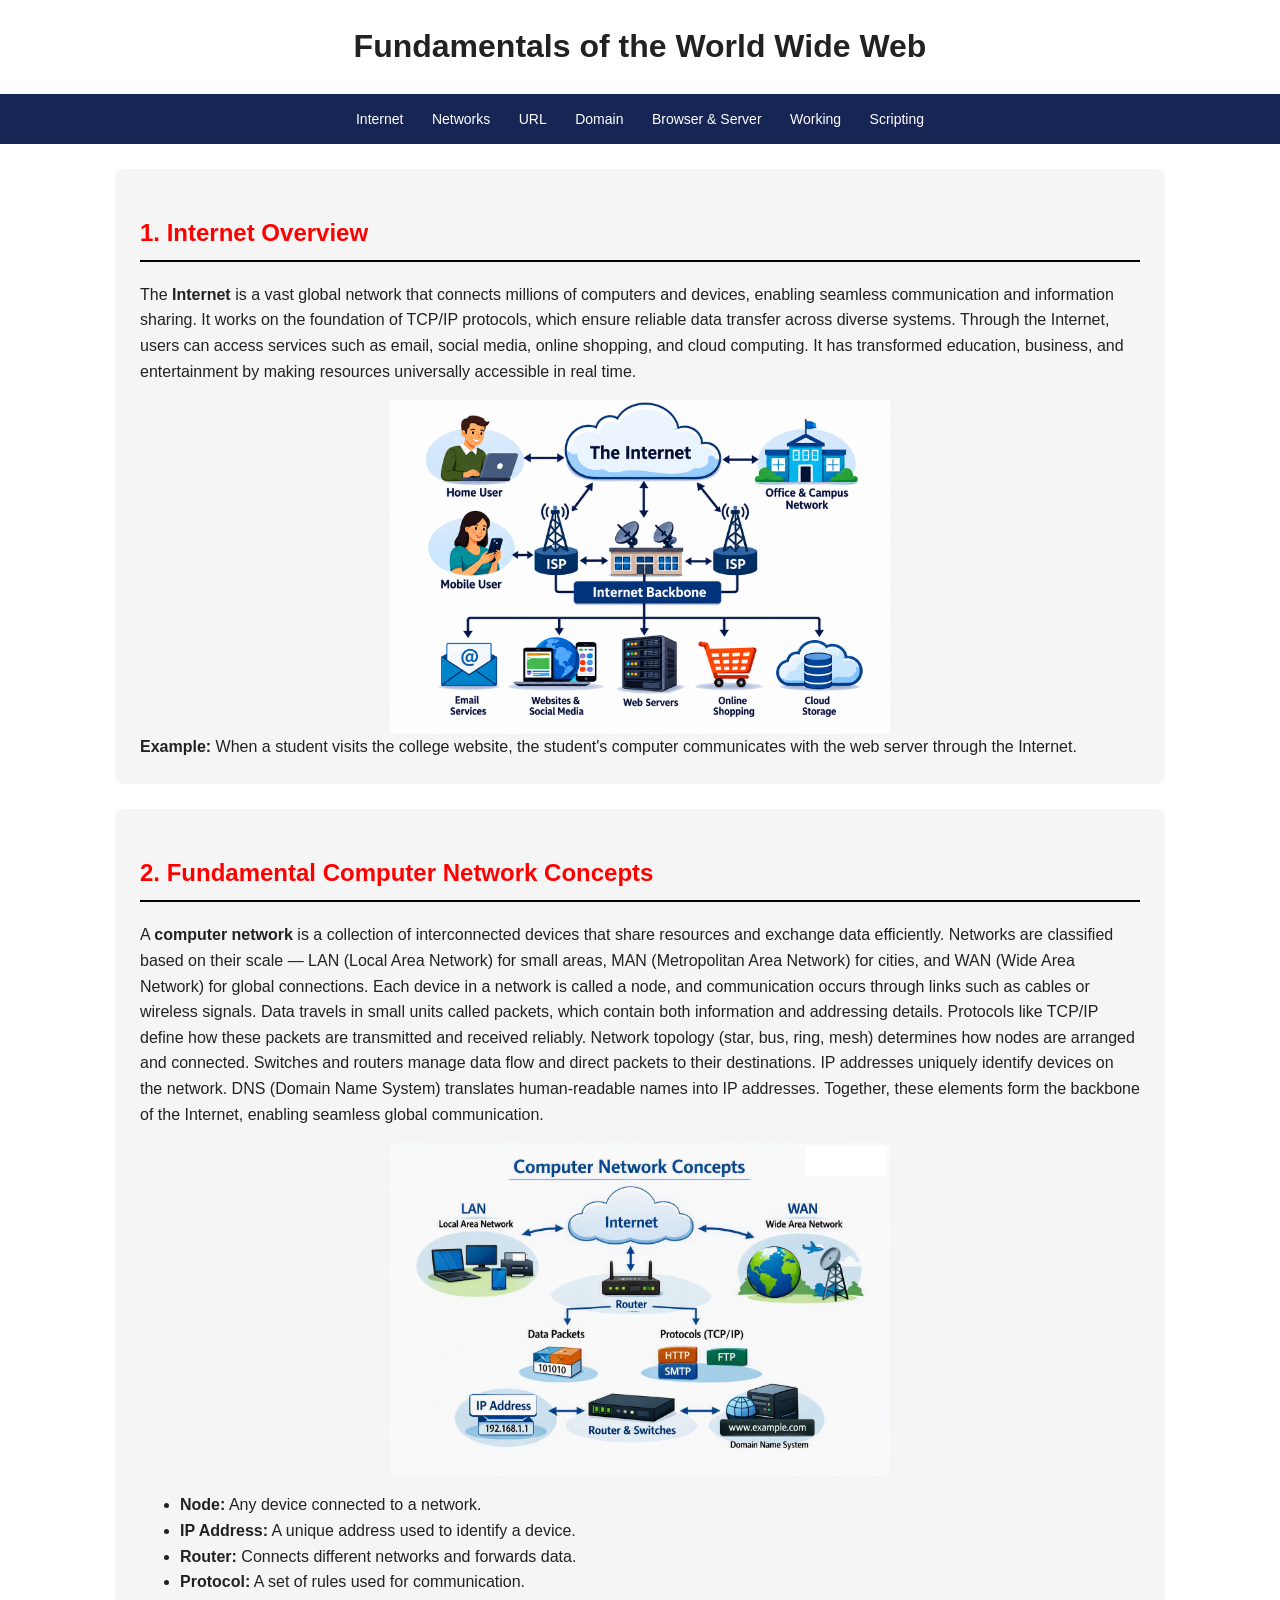
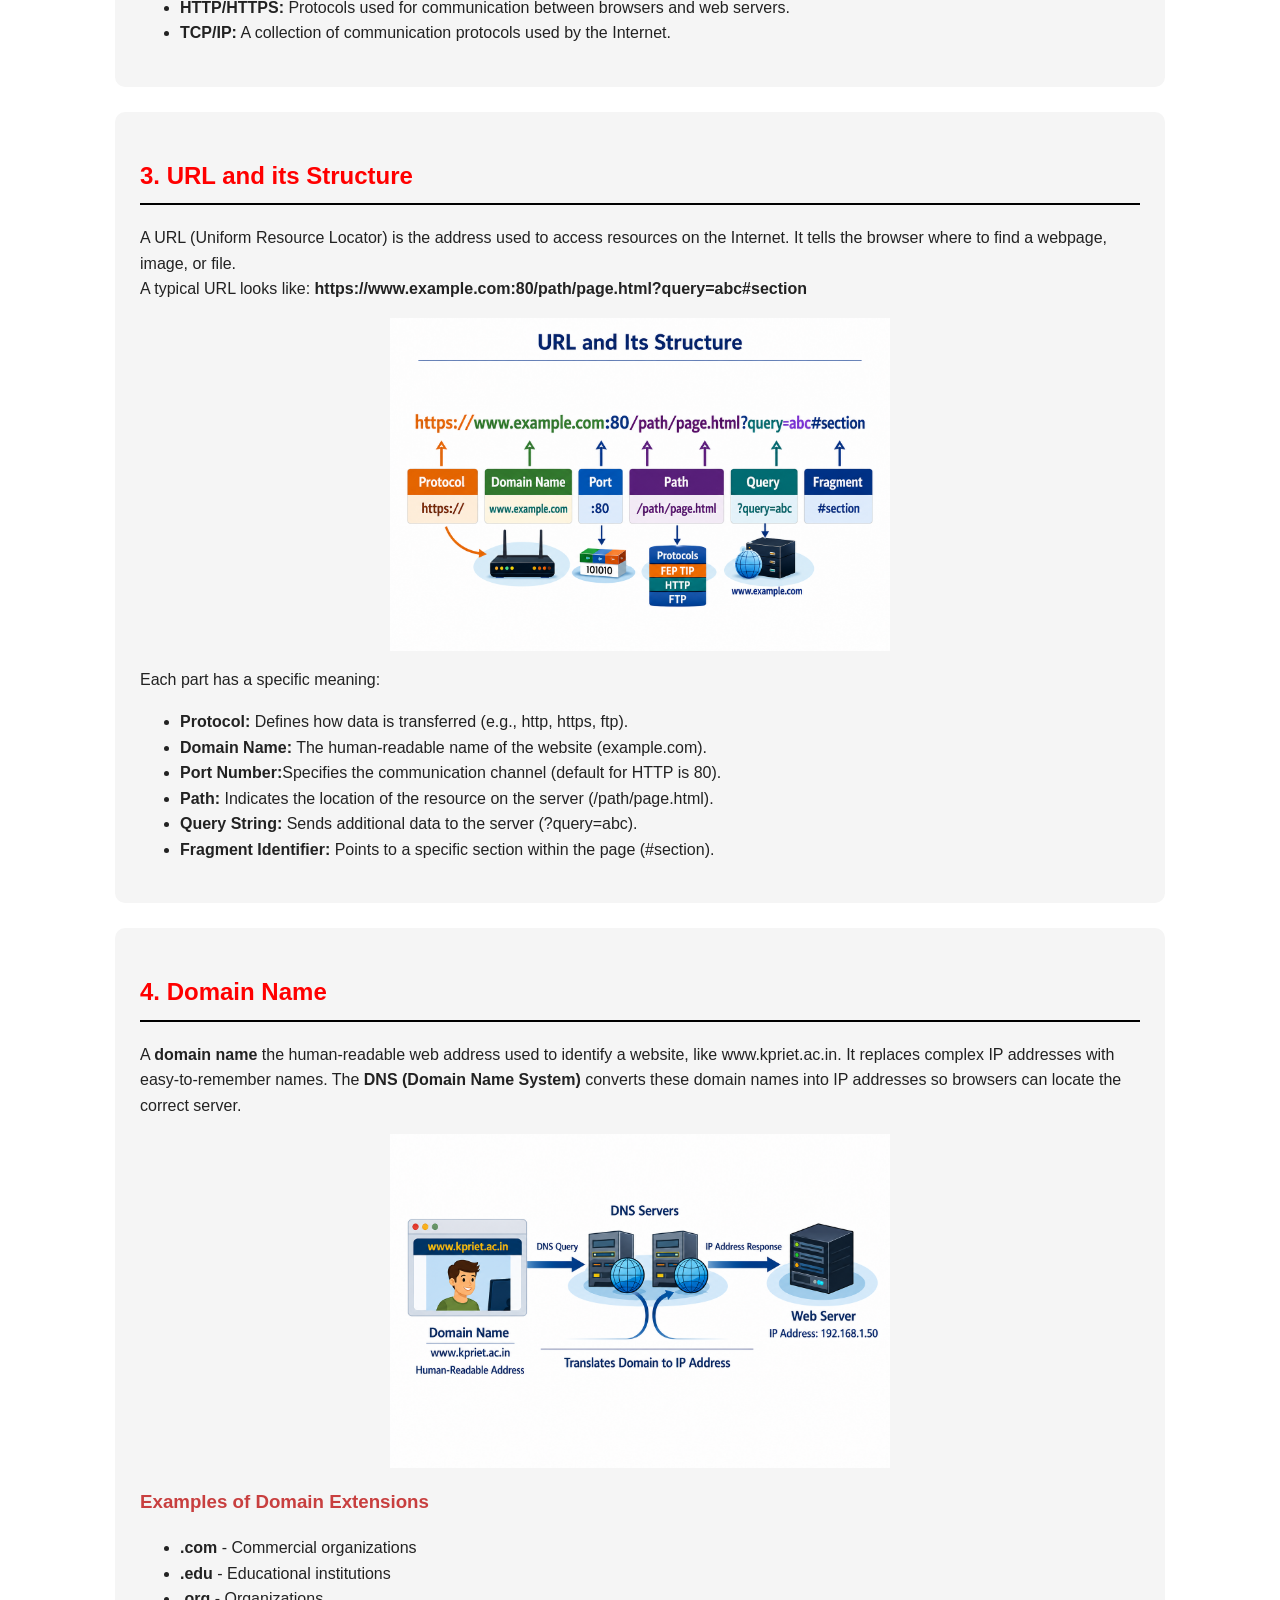
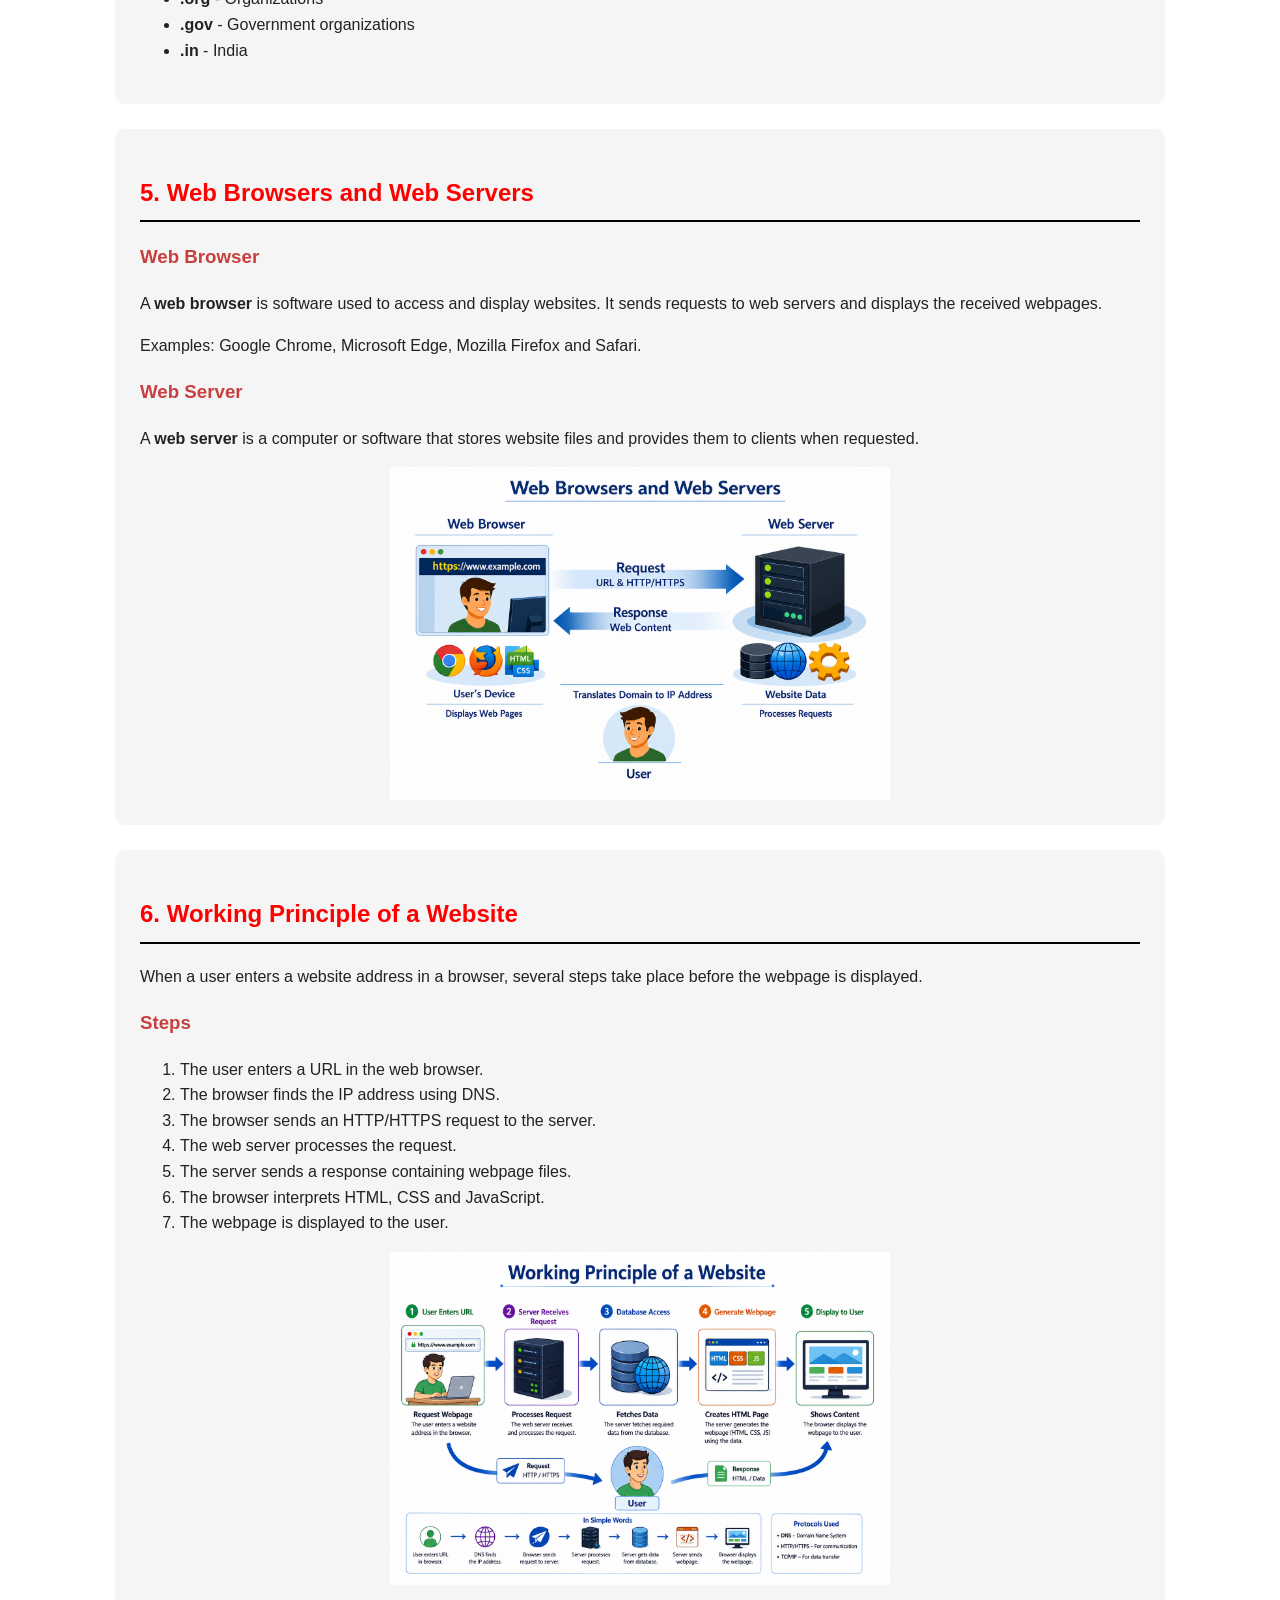
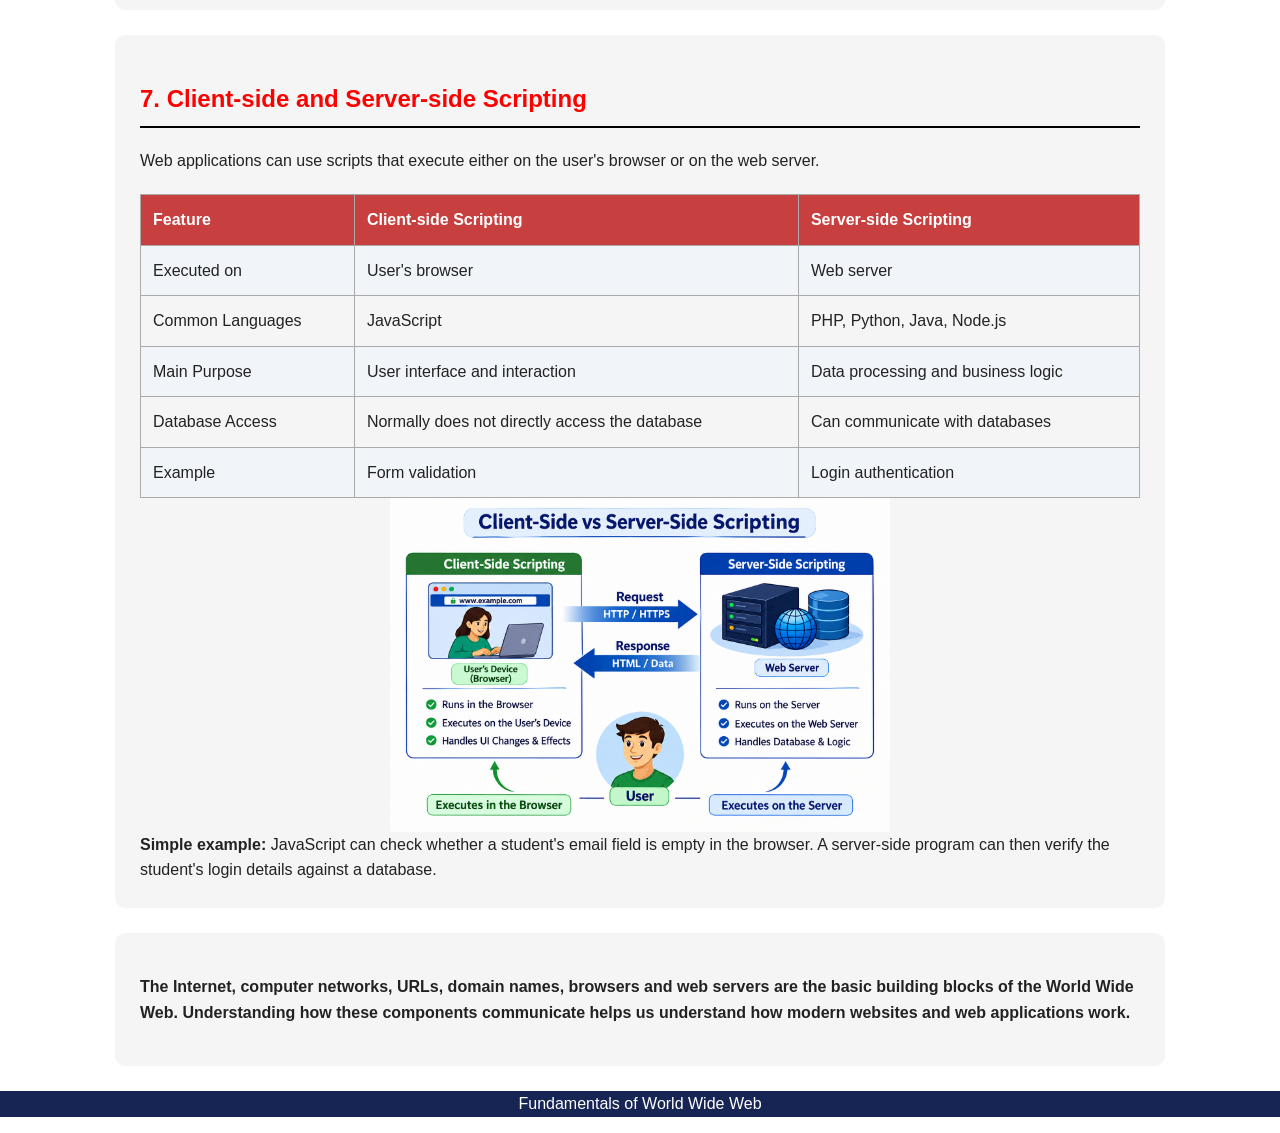
<file: Basics-World Wide Web/index.html>
<!DOCTYPE html>
<html lang="en">
<head>
    <meta charset="UTF-8">
    <meta name="viewport" content="width=device-width, initial-scale=1.0">
    <title>World Wide Web</title>

    <style>
        body {
            font-family: Arial, sans-serif;
            margin: 0;
            background-color:white;
            color: #222;
            line-height: 1.6;
        }
        header{
            text-align: center;
        }

        nav {
            background-color: #172554;
            text-align: center;
            padding: 12px;
        }

        nav a {
            color: white;
            text-decoration: none;
            margin: 0 12px;
            font-size: 14px;
        }
        section {
            background-color:whitesmoke;
            margin: 25px auto;
            padding: 25px;
            max-width: 1000px;
            border-radius: 10px;
        }
        h2 {
            color: Red;
            border-bottom: 2px solid black;
            padding-bottom: 8px;
        }

        h3 {
            color:rgb(200, 63, 63);
        }
        img{
            display: block;
            margin-left: auto;
            margin-right: auto;
            width: 50%;

        }


        table {
            width: 100%;
            border-collapse: collapse;
            margin-top: 20px;
        }

        th, td {
            border: 1px solid #aaa;
            padding: 12px;
            text-align: left;
        }

        th {
            background-color:rgb(200, 63, 63);
            color: white;
        }

        tr:nth-child(even) {
            background-color: #f1f5f9;
        }
        footer{
        
            height: auto;
            background:#172554;
            text-align: center;
            color: white;

        }
    </style>
</head>

<body>

    <!-- Header -->
    <header>
        <h1>Fundamentals of the World Wide Web</h1>
        
    </header>

    <!-- Navigation -->
    <nav>
        <a href="#internet">Internet</a>
        <a href="#network">Networks</a>
        <a href="#url">URL</a>
        <a href="#domain">Domain</a>
        <a href="#browser">Browser & Server</a>
        <a href="#working">Working</a>
        <a href="#scripting">Scripting</a>
    </nav>


    <!-- 1. Internet Overview -->
    <section id="internet">
        <h2>1. Internet Overview</h2>

        <p>
            The <b>Internet</b> is a vast global network that connects 
            millions of computers and devices, enabling seamless communication and 
            information sharing. It works on the foundation of TCP/IP protocols, 
            which ensure reliable data transfer across diverse systems. 
            Through the Internet, users can access services such as email, 
            social media, online shopping, and cloud computing. 
            It has transformed education, business, and entertainment by making resources universally accessible in real time.
        </p>
        <img src="images\Internet.png" alt="Internet " width="500px">

        <div class="note">
            <b>Example:</b> When a student visits the college website,
            the student's computer communicates with the web server through
            the Internet.
        </div>
    </section>


    <!-- 2. Network Concepts -->
    <section id="network">
        <h2>2. Fundamental Computer Network Concepts</h2>

        <p>
            A <b>computer network</b> is a collection of interconnected devices that share resources and exchange data efficiently.
Networks are classified based on their scale — LAN (Local Area Network) for small areas, MAN (Metropolitan Area Network) for cities, and WAN (Wide Area Network) for global connections.
Each device in a network is called a node, and communication occurs through links such as cables or wireless signals.
Data travels in small units called packets, which contain both information and addressing details.
Protocols like TCP/IP define how these packets are transmitted and received reliably.
Network topology (star, bus, ring, mesh) determines how nodes are arranged and connected.
Switches and routers manage data flow and direct packets to their destinations.
IP addresses uniquely identify devices on the network.
DNS (Domain Name System) translates human-readable names into IP addresses.
Together, these elements form the backbone of the Internet, enabling seamless global communication.
        </p>
        <img src="images\F_of_CN.png" alt="Fundamentals of CN" width="500px">
        <ul>
            <li><b>Node:</b> Any device connected to a network.</li>
            <li><b>IP Address:</b> A unique address used to identify a device.</li>
            <li><b>Router:</b> Connects different networks and forwards data.</li>
            <li><b>Protocol:</b> A set of rules used for communication.</li>
            <li><b>HTTP/HTTPS:</b> Protocols used for communication between browsers and web servers.</li>
            <li><b>TCP/IP:</b> A collection of communication protocols used by the Internet.</li>
        </ul>

    </section>


    <!-- 3. URL -->
    <section id="url">
        <h2>3. URL and its Structure</h2>
        <p>A URL (Uniform Resource Locator) is the address used to access resources on the Internet.
It tells the browser where to find a webpage, image, or file.<br>
A typical URL looks like:
<b>https://www.example.com:80/path/page.html?query=abc#section </b> </p>

<img src="images\URL..png" alt="URL" width="500px">  
<p>Each part has a specific meaning:</p>
<ul>
    <li><b>Protocol:</b> Defines how data is transferred (e.g., http, https, ftp).</li>
    <li><b>Domain Name:</b> The human-readable name of the website (example.com).</li>
    <li><b>Port Number:</b>Specifies the communication channel (default for HTTP is 80).</li>
    <li><b>Path:</b> Indicates the location of the resource on the server (/path/page.html).</li>
    <li><b>Query String:</b> Sends additional data to the server (?query=abc).</li>
    <li><b>Fragment Identifier:</b> Points to a specific section within the page (#section).</li>

    </ul>      
    </section>

    <!-- 4. Domain Name -->
    <section id="domain">
        <h2>4. Domain Name</h2>
        <p>
            A <b>domain name </b> the human-readable web address used to identify a website, like www.kpriet.ac.in.
            It replaces complex IP addresses with easy-to-remember names.
            The <b>DNS (Domain Name System)</b> converts these domain names into IP addresses so browsers can locate the correct server.
        </p>

        <img src="images\DomainName.png"alt="Domain Name" width="500px">

        <h3>Examples of Domain Extensions</h3>
        <ul>
            <li><b>.com</b> - Commercial organizations</li>
            <li><b>.edu</b> - Educational institutions</li>
            <li><b>.org</b> - Organizations</li>
            <li><b>.gov</b> - Government organizations</li>
            <li><b>.in</b> - India</li>
        </ul>
    </section>


    <!-- 5. Browser and Server -->
    <section id="browser">
        <h2>5. Web Browsers and Web Servers</h2>
        <h3>Web Browser</h3>
        <p>
            A <b>web browser</b> is software used to access and display
            websites. It sends requests to web servers and displays the
            received webpages.
        </p>
        <p>
            Examples: Google Chrome, Microsoft Edge, Mozilla Firefox and Safari.
        </p>
        <h3>Web Server</h3>
        <p>
            A <b>web server</b> is a computer or software that stores
            website files and provides them to clients when requested.
        </p>
        <img src="images\WebBrowers&Serverspng.png" alt="WebBrowser&Server"width="500px">
        
    </section>


    <!-- 6. Working Principle -->
    <section id="working">
        <h2>6. Working Principle of a Website</h2>

        <p>
            When a user enters a website address in a browser, several
            steps take place before the webpage is displayed.
        </p>

        <h3>Steps</h3>

        <ol>
            <li>The user enters a URL in the web browser.</li>
            <li>The browser finds the IP address using DNS.</li>
            <li>The browser sends an HTTP/HTTPS request to the server.</li>
            <li>The web server processes the request.</li>
            <li>The server sends a response containing webpage files.</li>
            <li>The browser interprets HTML, CSS and JavaScript.</li>
            <li>The webpage is displayed to the user.</li>
        </ol>

        <img src="images\WorkingOfWebsite.png" alt="Working" width="500px">
    </section>


    <!-- 7. Client vs Server -->
    <section id="scripting">
        <h2>7. Client-side and Server-side Scripting</h2>

        <p>
            Web applications can use scripts that execute either on the
            user's browser or on the web server.
        </p>

        <div class="table-container">
            <table>
                <tr>
                    <th>Feature</th>
                    <th>Client-side Scripting</th>
                    <th>Server-side Scripting</th>
                </tr>

                <tr>
                    <td>Executed on</td>
                    <td>User's browser</td>
                    <td>Web server</td>
                </tr>

                <tr>
                    <td>Common Languages</td>
                    <td>JavaScript</td>
                    <td>PHP, Python, Java, Node.js</td>
                </tr>

                <tr>
                    <td>Main Purpose</td>
                    <td>User interface and interaction</td>
                    <td>Data processing and business logic</td>
                </tr>

                <tr>
                    <td>Database Access</td>
                    <td>Normally does not directly access the database</td>
                    <td>Can communicate with databases</td>
                </tr>

                <tr>
                    <td>Example</td>
                    <td>Form validation</td>
                    <td>Login authentication</td>
                </tr>
            </table>
        </div>
        <img src="images\Scripting.png" alt="Scripting" width="500px">
        

        <div class="note">
            <b>Simple example:</b> JavaScript can check whether a student's
            email field is empty in the browser. A server-side program can
            then verify the student's login details against a database.
        </div>
    </section>


    <!-- Conclusion -->
    <section>
        <p>
           <b>The Internet, computer networks, URLs, domain names, browsers
            and web servers are the basic building blocks of the World Wide
            Web. Understanding how these components communicate helps us
            understand how modern websites and web applications work.</b>
        </p>
    </section>
    
    <footer>
        <p>Fundamentals of World Wide Web</p>
    </footer>
   



</body>
</html>
</file>
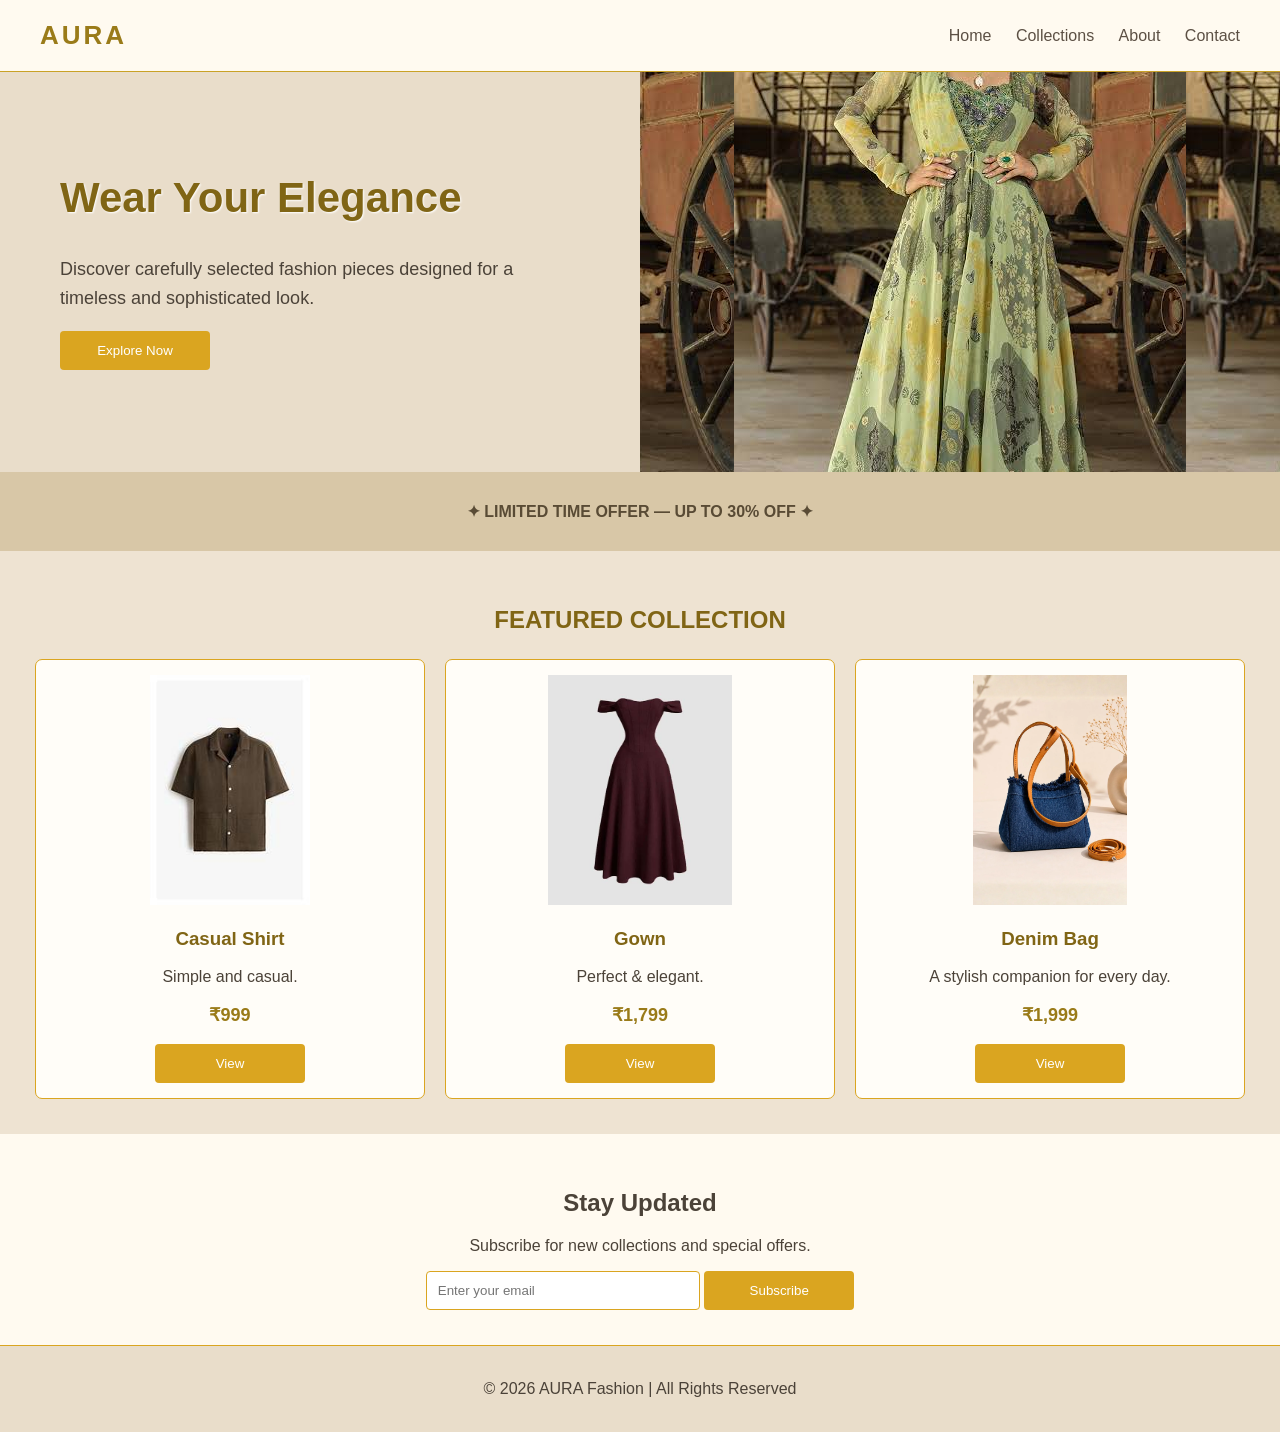
<file: Fashion Store/index.html>
<!DOCTYPE html>
<html lang="en">

<head>
    <meta charset="UTF-8">
    <meta name="viewport" content="width=device-width, initial-scale=1.0">
    <title>AURA</title>
     <link rel="stylesheet" href="style.css">
</head>


<body>

    <!-- Navigation -->
    <div class="topbar">

        <div class="name">
            AURA
        </div>

        <div class="links">
            <a href="#">Home</a>
            <a href="#">Collections</a>
            <a href="#">About</a>
            <a href="#">Contact</a>
        </div>

    </div>


    <!-- Introduction -->
    <section class="intro">

        <div class="intro-text">

            <h1>Wear Your Elegance</h1>

            <p>
                Discover carefully selected fashion pieces
                designed for a timeless and sophisticated look.
            </p>

            <button class="button">
                Explore Now
            </button>

        </div>

        <div class="intro-image"></div>

    </section>


    <!-- Limited Offer -->
    <div class="limited">
        ✦ LIMITED TIME OFFER — UP TO 30% OFF ✦
    </div>


    <!-- Featured Collection -->
    <section class="featured">

        <h2>FEATURED COLLECTION</h2>

        <div class="fashion-grid">

            <div class="fashion-card">

                <img
                    src="images/casualShirt.jpg"
                    alt="Classic Dress">

                <h3> Casual Shirt</h3>

                <p>Simple and casual.</p>

                <p class="price">₹999</p>

                <button class="button">
                    View
                </button>

            </div>


            <div class="fashion-card">

                <img
                    src="images/Twirl.jpg"
                    alt="Modern Outfit">

                <h3>Gown</h3>

                <p>Perfect & elegant.</p>

                <p class="price">₹1,799</p>

                <button class="button">
                    View
                </button>

            </div>


            <div class="fashion-card">

                <img
                    src="images/Denim bag.webp"
                    alt="Fashion Accessories">

                <h3>Denim Bag</h3>

                <p>A stylish companion for every day.</p>

                <p class="price">₹1,999</p>

                <button class="button">
                    View
                </button>

            </div>

        </div>

    </section>


    <!-- Newsletter -->
    <section class="newsletter">

        <h2>Stay Updated</h2>

        <p>
            Subscribe for new collections and special offers.
        </p>

        <input
            type="email"
            placeholder="Enter your email">

        <button class="button">
            Subscribe
        </button>

    </section>


    <!-- Footer -->
    <footer>

        <p>© 2026 AURA Fashion | All Rights Reserved</p>

    </footer>

</body>

</html>
</file>
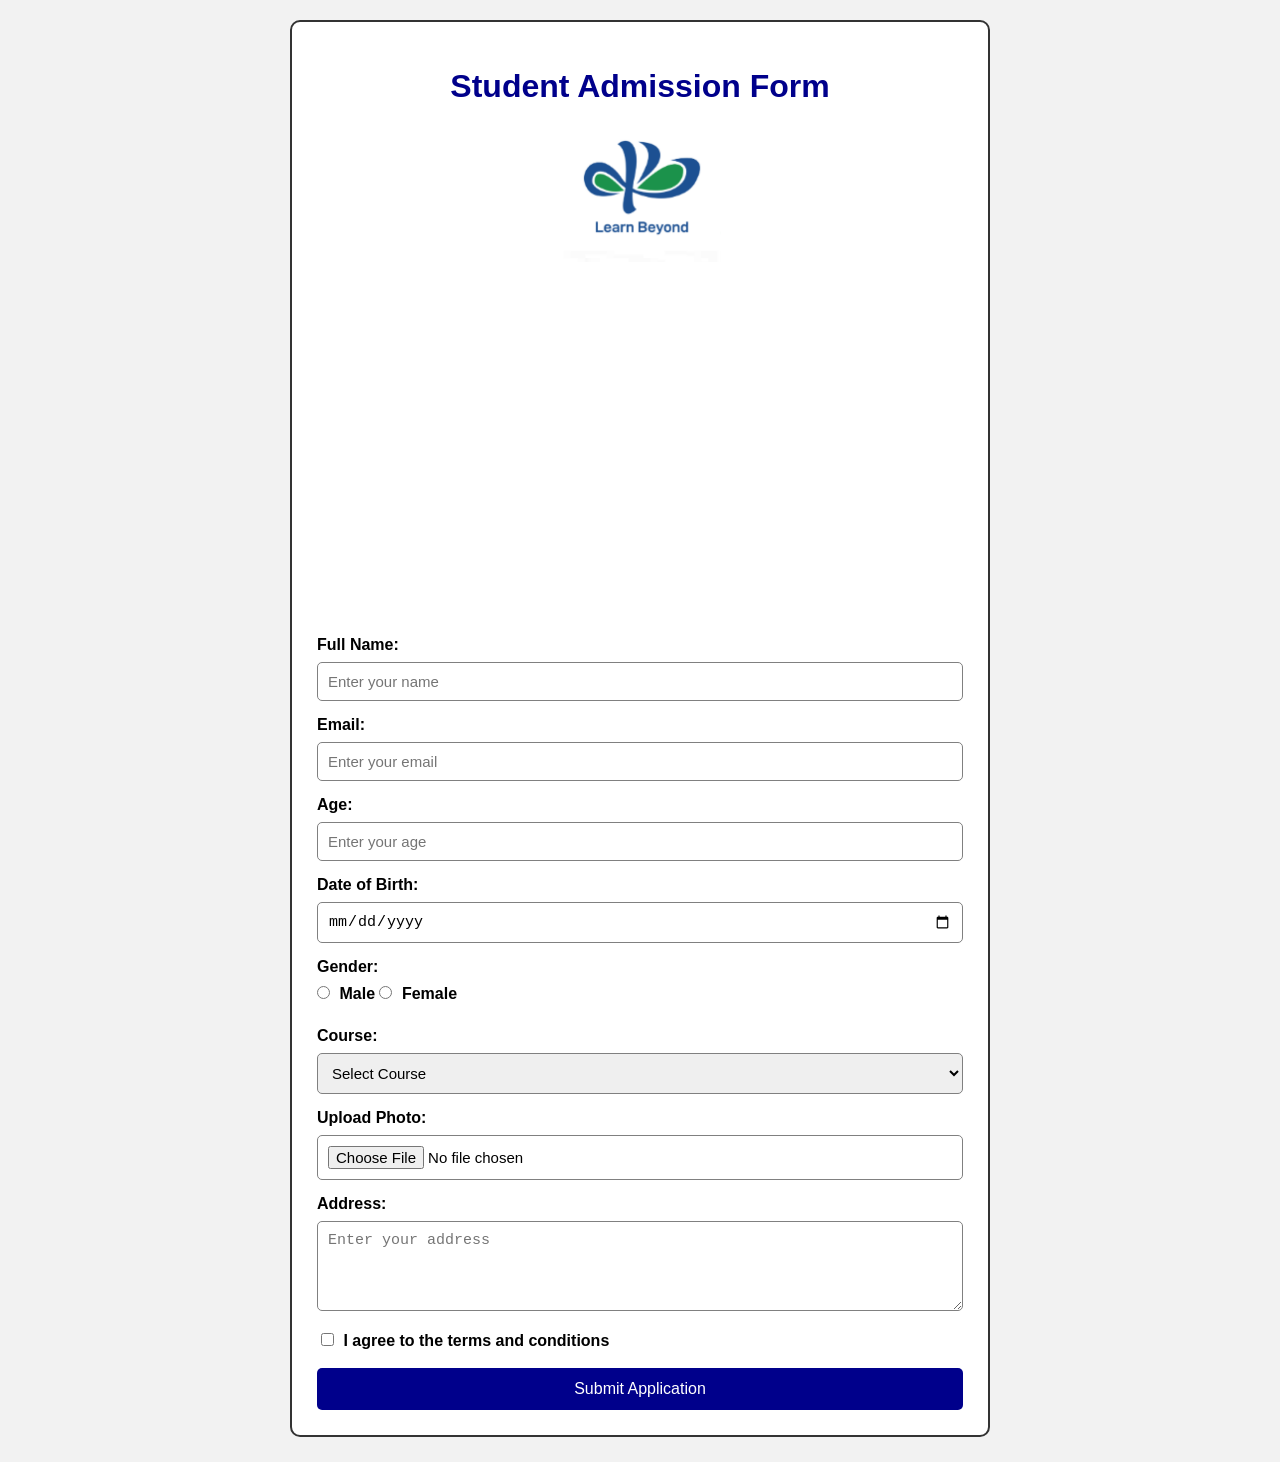
<file: Student Addmission Form/index.html>
<!DOCTYPE html>
<html lang="en">

<head>
    <meta charset="UTF-8">
    <meta name="viewport" content="width=device-width, initial-scale=1.0">

    <title>Student Admission Form</title>
    <link rel="stylesheet" href="style.css">
</head>

<body>

    <div class="container">

        <h1>Student Admission Form</h1>

        <!-- College Image -->
        <img src="images/Logo.png" alt="College Image">


        <!-- YouTube Video -->
        <iframe
        src="https://www.youtube.com/embed/yrLmWpyHbqs?si=cYM7dVAuB30bU6st"
        title="YouTube video player"
        frameborder="0"
        allow="accelerometer; autoplay; clipboard-write; encrypted-media; gyroscope; picture-in-picture; web-share"
        referrerpolicy="strict-origin-when-cross-origin"
        allowfullscreen>
</iframe>


        <!-- Admission Form -->
        <form>

            <!-- Full Name -->
            <label for="name">Full Name:</label>
            <input
                type="text"
                id="name"
                name="name"
                placeholder="Enter your name"
                required>


            <!-- Email -->
            <label for="email">Email:</label>
            <input
                type="email"
                id="email"
                name="email"
                placeholder="Enter your email"
                required>


            <!-- Age -->
            <label for="age">Age:</label>
            <input
                type="number"
                id="age"
                name="age"
                placeholder="Enter your age"
                min="1"
                max="100"
                required>


            <!-- Date of Birth -->
            <label for="dob">Date of Birth:</label>
            <input
                type="date"
                id="dob"
                name="dob"
                required>


            <!-- Gender -->
            <label>Gender:</label>
            <br>

            <input
                type="radio"
                id="male"
                name="gender"
                value="Male"
                required>

            <label for="male">Male</label>

            <input
                type="radio"
                id="female"
                name="gender"
                value="Female">

            <label for="female">Female</label>

            <br><br>


            <!-- Course -->
            <label for="course">Course:</label>

            <select
                id="course"
                name="course"
                required>

                <option value="">Select Course</option>
                <option value="CSE">CSE</option>
                <option value="ECE">ECE</option>
                <option value="EEE">EEE</option>
                <option value="IT">IT</option>

            </select>


            <!-- Upload Photo -->
            <label for="photo">Upload Photo:</label>

            <input
                type="file"
                id="photo"
                name="photo"
                accept="image/*"
                required>


            <!-- Address -->
            <label for="address">Address:</label>

            <textarea
                id="address"
                name="address"
                rows="4"
                placeholder="Enter your address"
                required></textarea>


            <!-- Terms and Conditions -->
            <input
                type="checkbox"
                id="terms"
                name="terms"
                value="accepted"
                required>

            <label for="terms">
                I agree to the terms and conditions
            </label>

            <br><br>


            <!-- Submit Button -->
            <button type="submit">
                Submit Application
            </button>

        </form>

    </div>

</body>

</html>
</file>
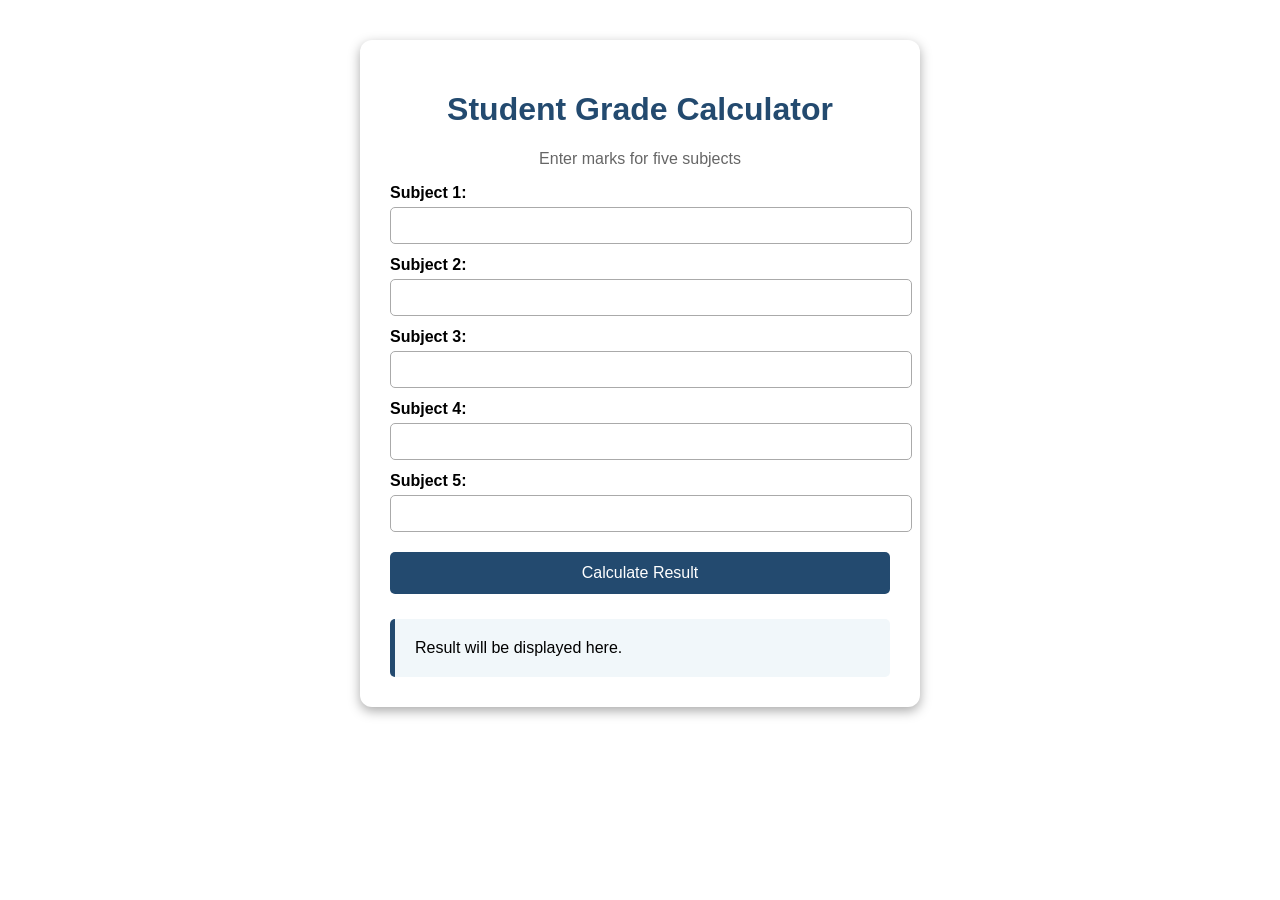
<file: Student Grade Calculator/index.html>
<!DOCTYPE html>
<html lang="en">

<head>
    <meta charset="UTF-8">
    <meta name="viewport" content="width=device-width, initial-scale=1.0">

    <title>Student Grade Calculator</title>

    <style>
        body {
            font-family: Arial, sans-serif;
            background-color: white;
            margin: 0;
            padding: 40px;
        }

        .container {
            width: 500px;
            margin: auto;
            background-color: white;
            padding: 30px;
            border-radius: 12px;
            box-shadow: 0 4px 12px #aaa;
        }

        h1 {
            text-align: center;
            color: #234a6f;
        }

        .subtitle {
            text-align: center;
            color: #666;
        }

        label {
            display: block;
            margin-top: 12px;
            font-weight: bold;
        }

        input {
            width: 100%;
            padding: 10px;
            margin-top: 5px;
            border: 1px solid #aaa;
            border-radius: 5px;
        }

        button {
            width: 100%;
            padding: 12px;
            margin-top: 20px;
            background-color: #234a6f;
            color: white;
            border: none;
            border-radius: 5px;
            font-size: 16px;
            cursor: pointer;
        }

        button:hover {
            background-color: #176b87;
        }

        #result {
            margin-top: 25px;
            padding: 20px;
            background-color: #f1f7fa;
            border-left: 5px solid #234a6f;
            border-radius: 5px;
        }

        .pass {
            color: green;
            font-weight: bold;
        }

        .fail {
            color: red;
            font-weight: bold;
        }
    </style>
</head>

<body>

    <div class="container">

        <h1>Student Grade Calculator</h1>

        <p class="subtitle">
            Enter marks for five subjects
        </p>

        <!-- Input Fields -->
        <label for="mark1">Subject 1:</label>
        <input type="number" id="mark1" min="0" max="100">

        <label for="mark2">Subject 2:</label>
        <input type="number" id="mark2" min="0" max="100">

        <label for="mark3">Subject 3:</label>
        <input type="number" id="mark3" min="0" max="100">

        <label for="mark4">Subject 4:</label>
        <input type="number" id="mark4" min="0" max="100">

        <label for="mark5">Subject 5:</label>
        <input type="number" id="mark5" min="0" max="100">

        <button onclick="calculateResult()">
            Calculate Result
        </button>

        <div id="result">
            Result will be displayed here.
        </div>

    </div>


    <script>

        function findGrade(average) {

            // Selection Statement
            if (average >= 90) {
                return "A+";
            }
            else if (average >= 80) {
                return "A";
            }
            else if (average >= 70) {
                return "B";
            }
            else if (average >= 60) {
                return "C";
            }
            else if (average >= 50) {
                return "D";
            }
            else {
                return "F";
            }
        }

        function calculateResult() {

            // Variables and Data Types
            let marks = [];
            let total = 0;
            let average = 0;
            let grade = "";
            let status = "";

            // ITERATION

            for (let i = 0; i < 5; i++) {

                let value = document.getElementById(
                    "mark" + (i + 1)
                ).value;

                marks[i] = Number(value);

                // Operator
                total = total + marks[i];
            }

            average = total / 5;

            grade = findGrade(average);

            let passed = true;

            for (let i = 0; i < 5; i++) {

                if (marks[i] < 35) {
                    passed = false;
                    break;
                }
            }


            if (passed == true) {
                status = "PASS";
            }
            else {
                status = "FAIL";
            }

            // DISPLAY RESULT

            let result = document.getElementById("result");

            result.innerHTML =
                "<h2>Student Result</h2>" +
                "<p><b>Total Marks:</b> " + total + " / 500</p>" +
                "<p><b>Average:</b> " + average.toFixed(2) + "</p>" +
                "<p><b>Grade:</b> " + grade + "</p>" +
                "<p><b>Status:</b> " + status + "</p>";
        }

    </script>

</body>

</html>
</file>
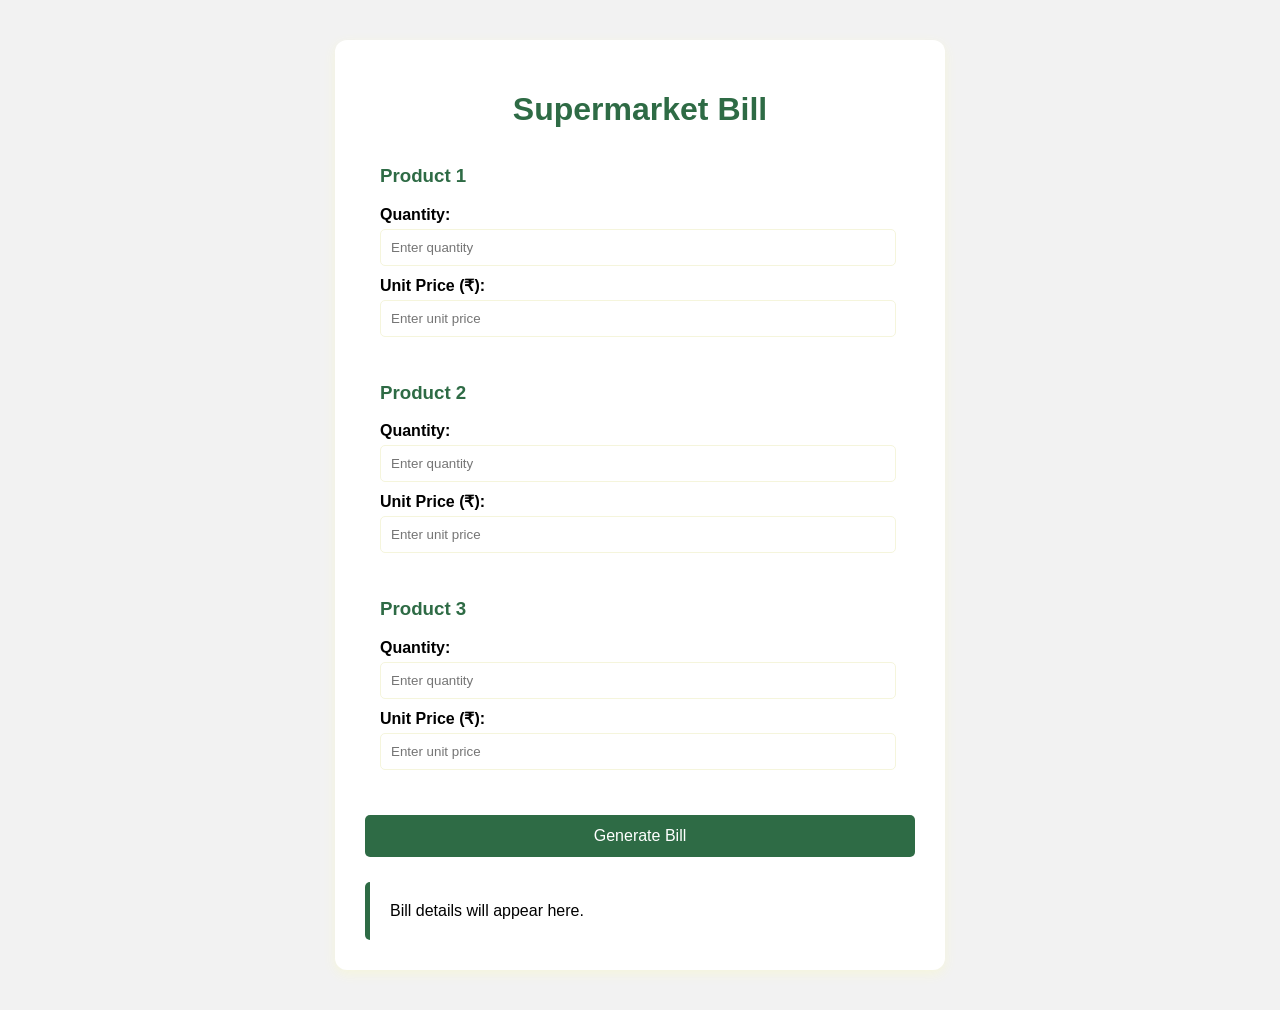
<file: Supermarket-Billing/index.html>
<!DOCTYPE html>
<html lang="en">

<head>
    <meta charset="UTF-8">
    <meta name="viewport" content="width=device-width, initial-scale=1.0">

    <title>Supermarket Billing System</title>
     <link rel="stylesheet" href="style.css">
     <script src="script.js"></script>
   
</head>

<body>

    <div class="container">

        <h1>Supermarket Bill</h1>

        <!-- Product 1 -->
        <div class="product">

            <h3>Product 1</h3>

            <label for="quantity1">Quantity:</label>
            <input
                type="number"
                id="quantity1"
                min="1"
                placeholder="Enter quantity">

            <label for="price1">Unit Price (₹):</label>
            <input
                type="number"
                id="price1"
                min="0"
                placeholder="Enter unit price">

        </div>


        <!-- Product 2 -->
        <div class="product">

            <h3>Product 2</h3>

            <label for="quantity2">Quantity:</label>
            <input
                type="number"
                id="quantity2"
                min="1"
                placeholder="Enter quantity">

            <label for="price2">Unit Price (₹):</label>
            <input
                type="number"
                id="price2"
                min="0"
                placeholder="Enter unit price">

        </div>


        <!-- Product 3 -->
        <div class="product">

            <h3>Product 3</h3>

            <label for="quantity3">Quantity:</label>
            <input
                type="number"
                id="quantity3"
                min="1"
                placeholder="Enter quantity">

            <label for="price3">Unit Price (₹):</label>
            <input
                type="number"
                id="price3"
                min="0"
                placeholder="Enter unit price">

        </div>


        <button onclick="generateBill()">
            Generate Bill
        </button>


        <!-- Bill Output -->
        <div id="bill">
            Bill details will appear here.
        </div>

    </div>


</body>

</html>
</file>
<file: Fashion Store/style.css>
body {
            margin: 0;
            font-family: Arial, sans-serif;
            background-color: #f6f0e5;
            color: #4b4238;
            box-sizing: border-box;
        }

        /* Navigation */
        .topbar {
            display: flex;
            justify-content: space-between;
            align-items: center;
            padding: 20px 40px;
            background-color: #fffaf0;
            border-bottom: 1px solid #c9a227;
        }

        .name {
            font-size: 26px;
            font-weight: bold;
            color: #9a7b19;
            letter-spacing: 3px;
        }

        .links a {
            text-decoration: none;
            color: #5c5044;
            margin-left: 20px;
        }

        .links a:hover {
            color: #b08d20;
        }


        /* Introduction */
        .intro {
            display: grid;
            grid-template-columns: 1fr 1fr;
            min-height: 400px;
        }

        .intro-text {
            padding: 60px;
            display: flex;
            flex-direction: column;
            justify-content: center;
            background-color: #e9ddca;
        }

        .intro-text h1 {
            font-size: 42px;
            color: #806515;
            margin: 0 0 15px;
            text-shadow: 1px 1px 2px white;
        }

        .intro-text p {
            font-size: 18px;
            line-height: 1.6;
        }

        .intro-image {
            background-image: url("images/Ethnic wear.jpg");
            background-size: fit;
            background-position: center;
        }


        /* Button */
        .button {
            width: 150px;
            padding: 12px;
            background-color: goldenrod;
            color: white;
            border: none;
            border-radius: 4px;
            cursor: pointer;
        }

        .button:hover {
            background-color: rgb(121, 94, 26);
        }


        /* Limited Offer */
        .limited {
            text-align: center;
            padding: 30px;
            background-color: #d8c7a7;
            color: #594b35;
            font-weight: bold;
            animation: highlight 2s infinite alternate;
        }

        @keyframes highlight {

            from {
                opacity: 1;
            }

            to {
                opacity: 0.6;
            }
        }


        /* Featured Collection */
        .featured {
            padding: 35px;
            background-color: #eee3d2;
        }

        .featured h2 {
            text-align: center;
            color: #806515;
            margin-bottom: 25px;
        }

        .fashion-grid {
            display: grid;
            grid-template-columns: repeat(3, 1fr);
            gap: 20px;
        }

        .fashion-card {
            background-color: #fffdf8;
            border: 1px solid goldenrod;
            padding: 15px;
            text-align: center;
            border-radius: 7px;
        }

        .fashion-card img {
            width: 100%;
            height: 230px;
            object-fit:contain;
            border-radius: 5px;
        }

        .fashion-card h3 {
            color: #806515;
        }

        .price {
            color: #9a7b19;
            font-weight: bold;
            font-size: 18px;
        }


        /* Newsletter */
        .newsletter {
            text-align: center;
            padding: 35px;
            background-color: #fffaf0;
        }

        .newsletter input {
            padding: 11px;
            width: 250px;
            border: 1px solid goldenrod;
            border-radius: 4px;
        }


        /* Footer */
        footer {
            text-align: center;
            padding: 18px;
            background-color: #e9ddca;
            border-top: 1px solid goldenrod;
        }


        /* Responsive Design */
        @media (max-width: 700px) {

            .topbar {
                flex-direction: column;
                gap: 15px;
                padding: 15px;
            }

            .links a {
                margin: 5px;
            }

            .intro {
                grid-template-columns: 1fr;
            }

            .intro-image {
                height: 300px;
            }

            .intro-text {
                padding: 35px;
            }

            .fashion-grid {
                grid-template-columns: 1fr;
            }

            .newsletter input {
                width: 100%;
                margin-bottom: 10px;
            }

        }
</file>
<file: Student Addmission Form/style.css>
/* Basic Reset */
        * {
            box-sizing: border-box;
        }

        /* Page */
        body {
            font-family: Arial, sans-serif;
            background-color: #f2f2f2;
            margin: 0;
            padding: 20px;
        }

        /* Main Container */
        .container {
            max-width: 700px;
            margin: auto;
            background-color: white;
            padding: 25px;
            border: 2px solid #333;
            border-radius: 10px;
        }

        /* Heading */
        h1 {
            text-align: center;
            color: darkblue;
            margin-bottom: 20px;
        }

        /* Labels */
        label {
            font-weight: bold;
        }

        /* Text Inputs */
        input[type="text"],
        input[type="email"],
        input[type="number"],
        input[type="date"],
        input[type="file"],
        select,
        textarea {
            width: 100%;
            padding: 10px;
            margin: 8px 0 15px;
            border: 1px solid gray;
            border-radius: 5px;
            font-size: 15px;
        }

        /* Radio Buttons */
        input[type="radio"] {
            width: auto;
            margin: 10px 5px 10px 0;
        }

        /* Checkbox */
        input[type="checkbox"] {
            width: auto;
            margin-right: 5px;
        }

        /* YouTube Video */
        iframe {
            width: 100%;
            height: 350px;
            border: none;
            border-radius: 5px;
            margin-bottom: 20px;
        }

        /* College Image */
        img {
            display: block;
            margin-left: auto;
            margin-right: auto;
            width: 25%;
        }

        /* Textarea */
        textarea {
            resize: vertical;
        }

        /* Submit Button */
        button {
            width: 100%;
            padding: 12px;
            background-color: darkblue;
            color: white;
            border: none;
            border-radius: 5px;
            font-size: 16px;
            cursor: pointer;
        }

        /* Button Hover */
        button:hover {
            background-color: green;
        }

        /* Mobile Responsive Design */
        @media (max-width: 600px) {

            body {
                padding: 10px;
            }

            .container {
                padding: 15px;
            }

            h1 {
                font-size: 24px;
            }

            iframe {
                height: 250px;
            }
        }
</file>
<file: Supermarket-Billing/style.css>
body {
            font-family: Arial, sans-serif;
            background-color: #f2f2f2;
            margin: 0;
            padding: 40px;
        }

        .container {
            width: 550px;
            margin: auto;
            background-color: white;
            padding: 30px;
            border-radius: 12px;
            box-shadow: 0 4px 12px beige;
        }

        h1 {
            text-align: center;
            color: #2e6b45;
        }

        .product {
            padding: 15px;
            margin: 15px 0;
            background-color: white;
            border-radius: 8px;
        }

        .product h3 {
            margin-top: 0;
            color: #2e6b45;
        }

        label {
            display: block;
            margin-top: 10px;
            font-weight: bold;
        }

        input {
            width: 95%;
            padding: 10px;
            margin-top: 5px;
            border: 1px solid beige;
            border-radius: 5px;
        }

        button {
            width: 100%;
            padding: 12px;
            margin-top: 15px;
            background-color: #2e6b45;
            color: white;
            border: none;
            border-radius: 5px;
            font-size: 16px;
            cursor: pointer;
        }

        button:hover {
            background-color: #1e4d31;
        }

        #bill {
            margin-top: 25px;
            padding: 20px;
            background-color:white;
            border-radius: 5px;
            border-left:  5px solid #2e6b45;
        }
</file>
